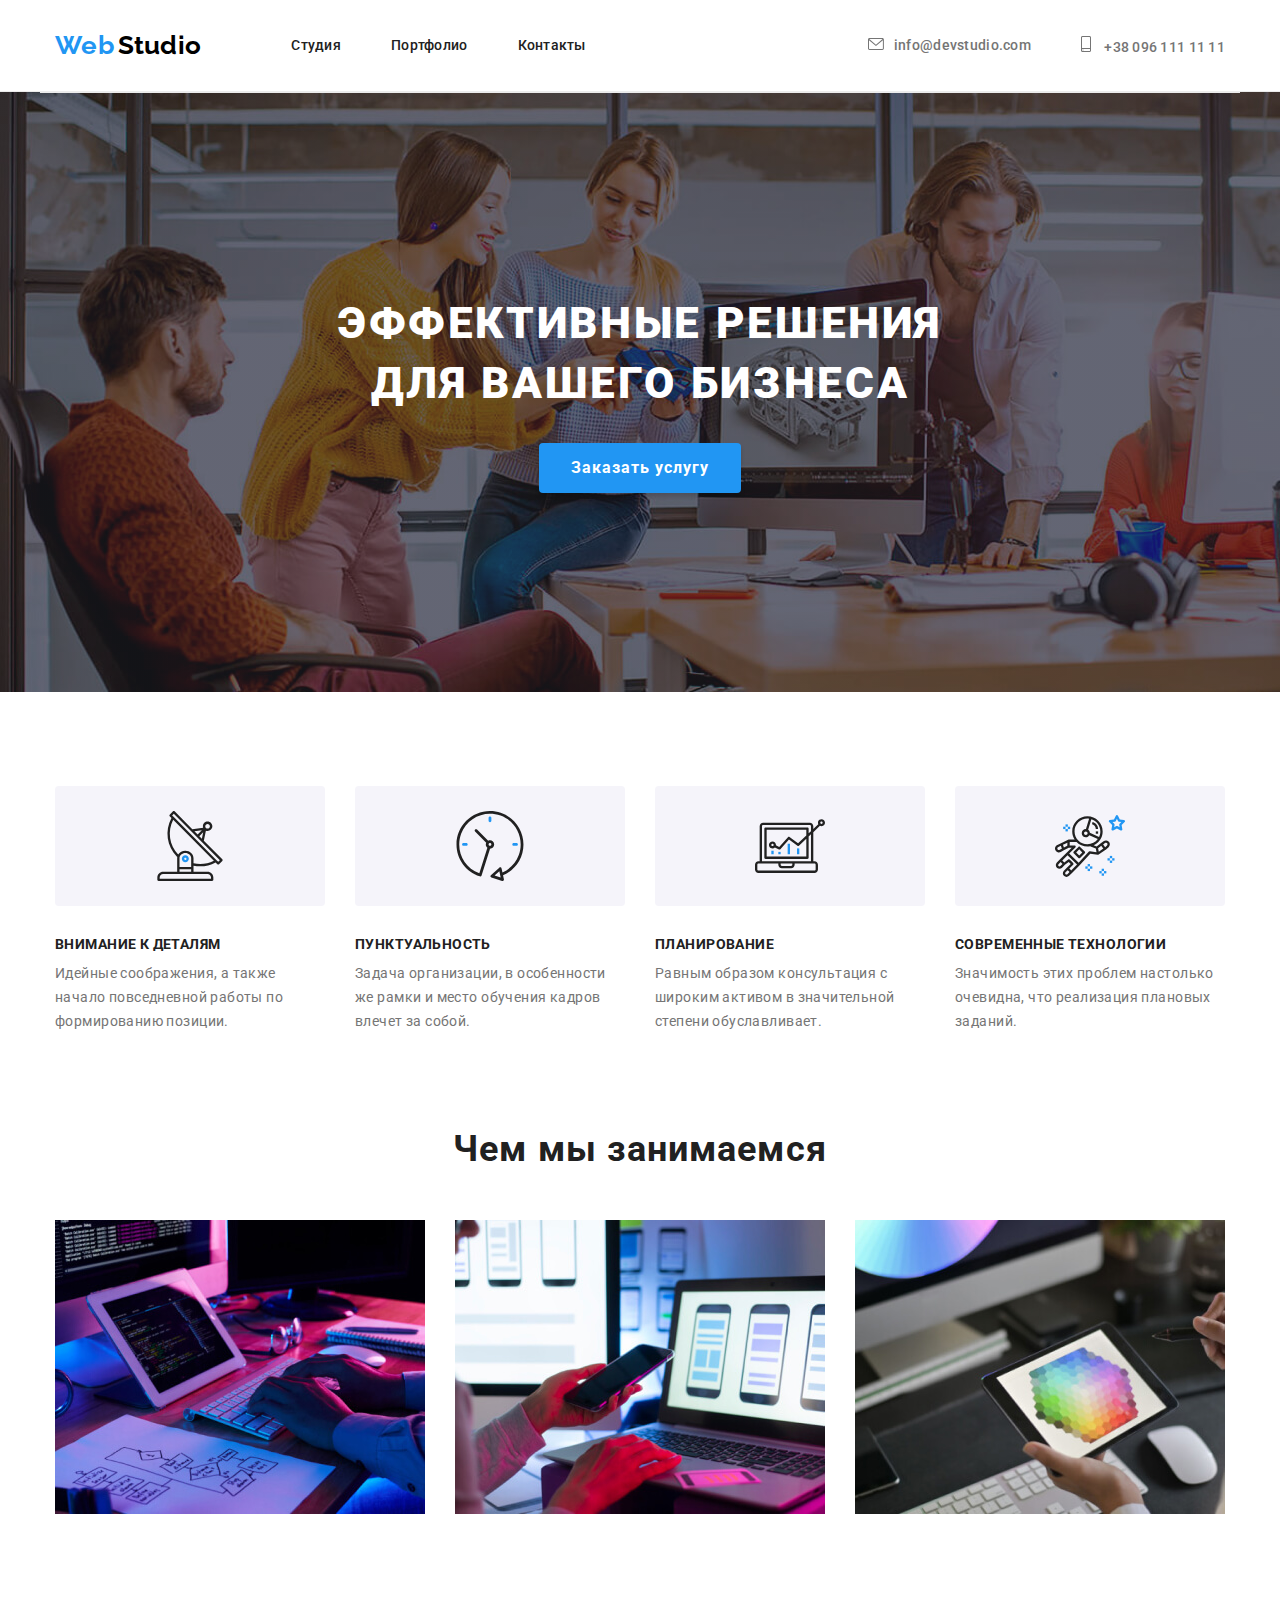
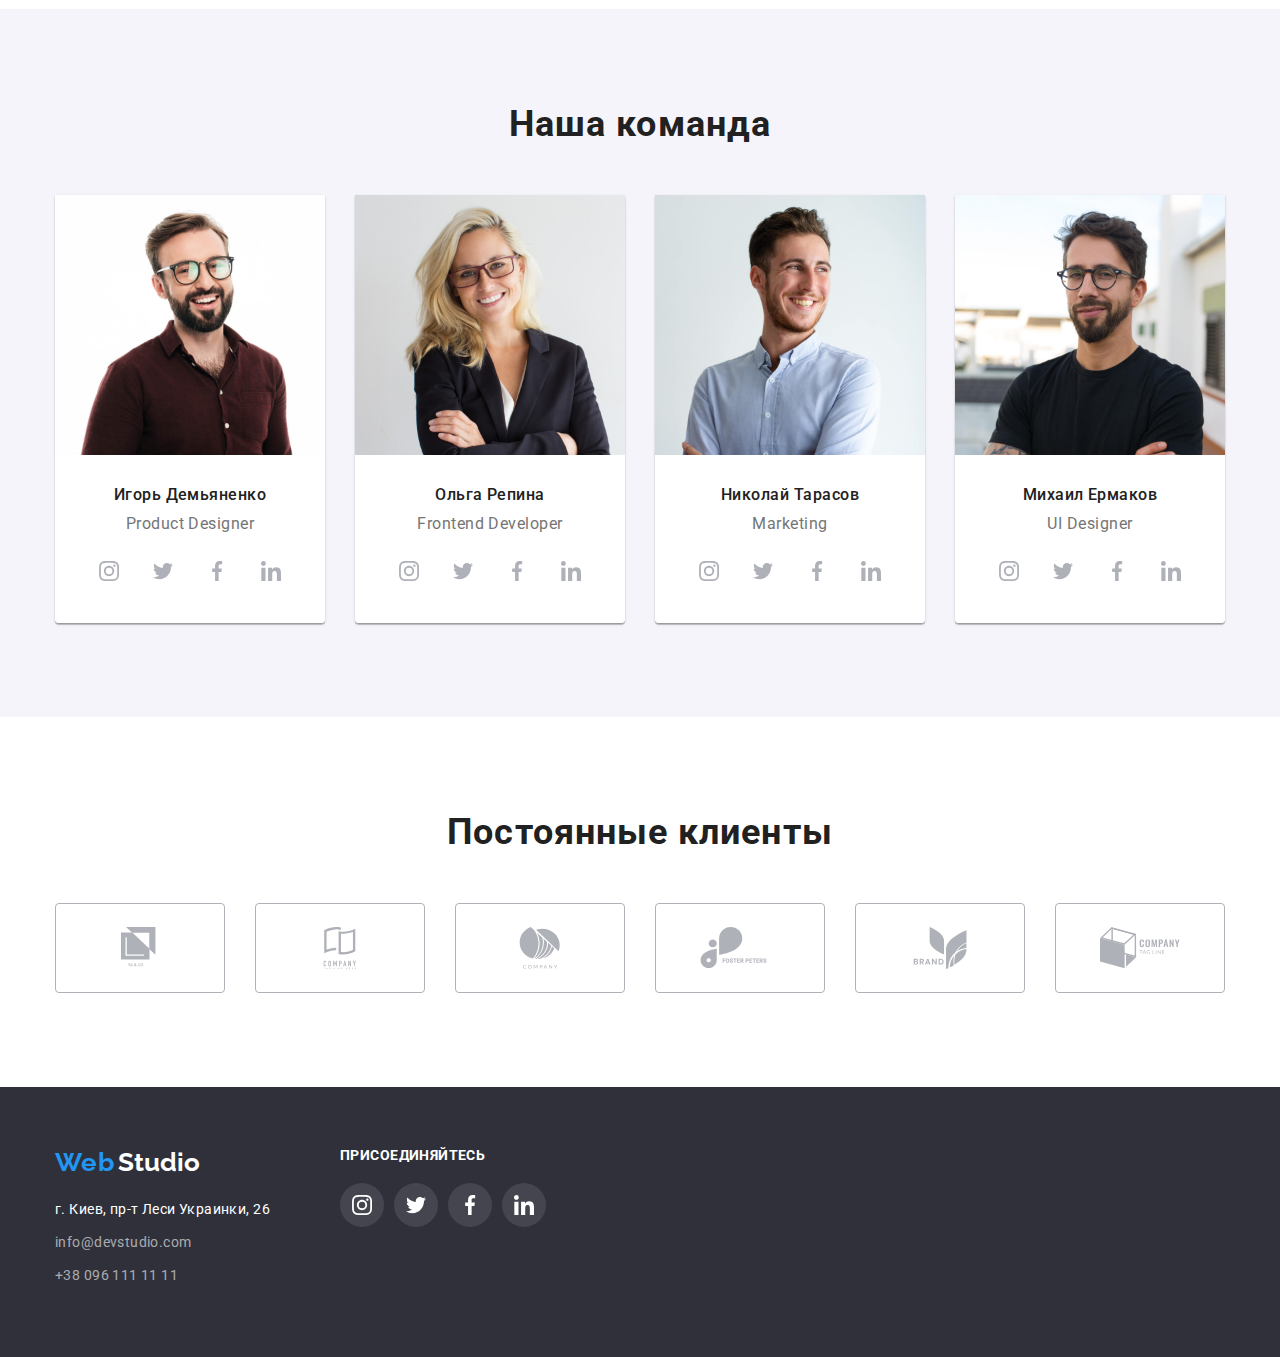
<file: index.html>
<!DOCTYPE html>
<html lang="ru">
<head>
    <meta charset="UTF-8">
    <meta name="viewport" content="width=device-width, initial-scale=1.0">
    <title>WebStudio</title>    
    <link href="https://fonts.googleapis.com/css2?family=Raleway:wght@700&family=Roboto:wght@400;500;700;900&display=swap" rel="stylesheet">
    <link rel="stylesheet" href="https://cdnjs.cloudflare.com/ajax/libs/modern-normalize/1.0.0/modern-normalize.css">
    <link rel="stylesheet" href="./css/styles.css">
</head>
<body>
    <header class="header">
        <!--Навигация страницы-->
        <div class="container">
            <nav class="nav">
                <a class="logo-link link" href="index.html" aria-label="логотип вебстудии">
                    <span class="logo">Web</span>
                    <span class="logo-color-header">Studio</span>
                </a>
                <ul class="nav-list list">
                    <li class="nav-list-item">
                        <a class="nav-list-link link" href="index.html">Студия</a>
                    </li>
                    <li class="nav-list-item">
                        <a class="nav-list-link link" href="./portfolio.html">Портфолио</a>
                    </li>
                    <li class="nav-list-item">
                        <a class="nav-list-link link" href="">Контакты</a>
                    </li>
                </ul>
                </nav>
                <!--Контактная инфо-->
                <address class="contact-list address">
                    <ul class="contact-list list">
                        <li class="contact-list-item">
                            <!-- <address class="contact-list address"> -->
                            <a class="contact-list-link link" href="mailto:info@devstudio.com">
                                <svg class="contact-svg" width="16" height="12">
                                    <use href="./images/sprite.svg#icon-envelope"></use>
                                </svg>info@devstudio.com
                            </a>
                            <!-- </address> -->
                        </li>
                        <li class="contact-list-item">
                            <!-- <address class="contact-list address"> -->
                            <a class="contact-list-link link" href="tel:+380961111111">
                                <svg class="contact-svg" width="10" height="16">
                                    <use href="./images/sprite.svg#icon-smartphone"></use>
                                </svg>
                                  +38 096 111 11 11
                            </a>
                            <!-- </address> -->
                        </li>
                    </ul>    
                </address>                
        </div>
    </header>
    <main>
        <!--Заглавная секция HERO-->
        <section class="hero">
            <div class="hero-main container">
                <h1 class="hero-title">Эффективные решения для вашего бизнеса</h1>
                <button class="btn">Заказать услугу</button>
            </div>
        </section>
        <!--Чем мы занимаемся-->
        <section>
            <div class="doing-container container">
                <ul class="doing-list list">
                    <li class="doing-list-item">
                        <p class="doind-list-head antenna">Внимание к деталям</p>
                        <p class="doing-list-text">Идейные соображения, а также начало повседневной работы по формированию позиции.</p>
                    </li>
                    <li class="doing-list-item">
                        <p class="doind-list-head clock">Пунктуальность</p>
                        <p class="doing-list-text">Задача организации, в особенности же рамки и место обучения кадров влечет за собой.</p>
                    </li>
                    <li class="doing-list-item">
                        <p class="doind-list-head diagram">Планирование</p>
                        <p class="doing-list-text">Равным образом консультация с широким активом в значительной степени обуславливает.</p>
                    </li>
                    <li class="doing-list-item">
                        <p class="doind-list-head astronaut">Современные технологии</p>
                        <p class="doing-list-text">Значимость этих проблем настолько очевидна, что реализация плановых заданий.</p>
                    </li>
                </ul>
            </div>
            <div class="works container">
                <h2 class="doing-head">Чем мы занимаемся</h2>
                <ul class="works-list list">
                    <li>
                        <img class="doing-list-text" src="./images/pc/box1.jpg" alt="набирает текст" width="370" height="294">
                    </li>
                    <li>
                        <img class="doing-list-text" src="./images/pc/box2.jpg" alt="смотрит с смартфон" width="370" height="294">
                    </li>
                    <li>
                        <img class="doing-list-text" src="./images/pc/box3.jpg" alt="подбирает цветовую палитру" width="370" height="294">
                    </li>
                </ul>
            </div>
        </section>
        <!--Команда-->
        <section class="team">
            <div class="team-section container">
                <h3 class="team-head">Наша команда</h3>
                <ul class="team-list list">
                    <li class="team-list-shadow">
                        <img src="./images/team/img.jpg" alt="Игорь Демьяненко" width="270" height="260">
                        <div class="team-list-item">
                            <h4 class="team-list-name">Игорь Демьяненко</h4>
                            <p class="team-list-work" lang="en">Product Designer</p>
                            <ul class="social-link list">
                                <li class="social-link-item">
                                  <a class="social-link-link" href="./portfolio.html">
                                    <svg class="social-link-svg" width="20" height="20">
                                      <use href="./images/sprite.svg#icon-instagram2"></use>
                                    </svg>
                                  </a>
                                </li>
                                <li class="social-link-item">
                                  <a class="social-link-link" href="./portfolio.html">
                                    <svg class="social-link-svg" width="20" height="20">
                                      <use href="./images/sprite.svg#icon-twitter2"></use>
                                    </svg>
                                  </a>
                                </li>
                                <li class="social-link-item">
                                  <a class="social-link-link" href="./portfolio.html">
                                    <svg class="social-link-svg" width="20" height="20">
                                      <use href="./images/sprite.svg#icon-facebook2"></use>
                                    </svg>
                                  </a>
                                </li>
                                <li class="social-link-item">
                                  <a class="social-link-link" href="./portfolio.html">
                                    <svg class="social-link-svg" width="20" height="20">
                                      <use href="./images/sprite.svg#icon-linkedin2"></use>
                                    </svg>
                                  </a>
                                </li>
                              </ul>
                        </div>
                    </li>
                    <li class="team-list-shadow">
                        <img src="./images/team/img-1.jpg" alt="Ольга Репина" width="270" height="260">
                        <div class="team-list-item">
                            <h4 class="team-list-name">Ольга Репина</h4>
                            <p class="team-list-work" lang="en">Frontend Developer</p>
                            <ul class="social-link list">
                                <li class="social-link-item">
                                  <a class="social-link-link" href="./portfolio.html">
                                    <svg class="social-link-svg" width="20" height="20">
                                      <use href="./images/sprite.svg#icon-instagram2"></use>
                                    </svg>
                                  </a>
                                </li>
                                <li class="social-link-item">
                                  <a class="social-link-link" href="./portfolio.html">
                                    <svg class="social-link-svg" width="20" height="20">
                                      <use href="./images/sprite.svg#icon-twitter2"></use>
                                    </svg>
                                  </a>
                                </li>
                                <li class="social-link-item">
                                  <a class="social-link-link" href="./portfolio.html">
                                    <svg class="social-link-svg" width="20" height="20">
                                      <use href="./images/sprite.svg#icon-facebook2"></use>
                                    </svg>
                                  </a>
                                </li>
                                <li class="social-link-item">
                                  <a class="social-link-link" href="./portfolio.html">
                                    <svg class="social-link-svg" width="20" height="20">
                                      <use href="./images/sprite.svg#icon-linkedin2"></use>
                                    </svg>
                                  </a>
                                </li>
                              </ul>
                        </div>
                    </li>
                    <li class="team-list-shadow">
                        <img src="./images/team/img-2.jpg" alt="Николай Тарасов" width="270" height="260">
                        <div class="team-list-item">
                            <h4 class="team-list-name">Николай Тарасов</h4>
                            <p class="team-list-work" lang="en">Marketing</p>
                            <ul class="social-link list">
                                <li class="social-link-item">
                                  <a class="social-link-link" href="./portfolio.html">
                                    <svg class="social-link-svg" width="20" height="20">
                                      <use href="./images/sprite.svg#icon-instagram2"></use>
                                    </svg>
                                  </a>
                                </li>
                                <li class="social-link-item">
                                  <a class="social-link-link" href="./portfolio.html">
                                    <svg class="social-link-svg" width="20" height="20">
                                      <use href="./images/sprite.svg#icon-twitter2"></use>
                                    </svg>
                                  </a>
                                </li>
                                <li class="social-link-item">
                                  <a class="social-link-link" href="./portfolio.html">
                                    <svg class="social-link-svg" width="20" height="20">
                                      <use href="./images/sprite.svg#icon-facebook2"></use>
                                    </svg>
                                  </a>
                                </li>
                                <li class="social-link-item">
                                  <a class="social-link-link" href="./portfolio.html">
                                    <svg class="social-link-svg" width="20" height="20">
                                      <use href="./images/sprite.svg#icon-linkedin2"></use>
                                    </svg>
                                  </a>
                                </li>
                              </ul>
                       </div>
                    </li>
                    <li class="team-list-shadow">
                        <img src="./images/team/img-3.jpg" alt="Михаил Ермаков" width="270" height="260">
                        <div class="team-list-item">
                            <h4 class="team-list-name">Михаил Ермаков</h4>
                            <p class="team-list-work" lang="en">UI Designer</p>
                            <ul class="social-link list">
                                <li class="social-link-item">
                                  <a class="social-link-link" href="./portfolio.html">
                                    <svg class="social-link-svg" width="20" height="20">
                                      <use href="./images/sprite.svg#icon-instagram2"></use>
                                    </svg>
                                  </a>
                                </li>
                                <li class="social-link-item">
                                  <a class="social-link-link" href="./portfolio.html">
                                    <svg class="social-link-svg" width="20" height="20">
                                      <use href="./images/sprite.svg#icon-twitter2"></use>
                                    </svg>
                                  </a>
                                </li>
                                <li class="social-link-item">
                                  <a class="social-link-link" href="./portfolio.html">
                                    <svg class="social-link-svg" width="20" height="20">
                                      <use href="./images/sprite.svg#icon-facebook2"></use>
                                    </svg>
                                  </a>
                                </li>
                                <li class="social-link-item">
                                  <a class="social-link-link" href="./portfolio.html">
                                    <svg class="social-link-svg" width="20" height="20">
                                      <use href="./images/sprite.svg#icon-linkedin2"></use>
                                    </svg>
                                  </a>
                                </li>
                              </ul>
                       </div>
                         </li>
                </ul>
            </div>            
        </section>
        <!--Постоянные клиенты-->
        <section class="regular-customers">
            <div class="customers container">
                <h5 class="customers-title">Постоянные клиенты</h5>
                <ul  class="customers-list list">
                    <li class="customers-list-item">
                        <a class="customers-link" href="#">
                            <svg class="customers-svg" width="80" height="42">
                                <use href="./images/sprite.svg#icon-logo1"></use>
                            </svg>
                        </a>
                    </li>
                    <li class="customers-list-item">
                        <a class="customers-link" href="#">
                            <svg class="customers-svg" width="80" height="42">
                                <use href="./images/sprite.svg#icon-logo2"></use>
                            </svg>
                        </a>
                    </li>
                    <li class="customers-list-item">
                        <a class="customers-link" href="#">
                            <svg class="customers-svg" width="80" height="42">
                                <use href="./images/sprite.svg#icon-logo3"></use>
                            </svg>
                        </a>
                    </li>
                    <li class="customers-list-item">
                        <a class="customers-link" href="#">
                            <svg class="customers-svg" width="80" height="42">
                                <use href="./images/sprite.svg#icon-logo4"></use>
                            </svg>
                        </a>
                    </li>
                    <li class="customers-list-item">
                        <a class="customers-link" href="#">
                            <svg class="customers-svg" width="80" height="42">
                                <use href="./images/sprite.svg#icon-logo5"></use>
                            </svg>
                        </a>
                    </li>
                    <li class="customers-list-item">
                        <a class="customers-link" href="#">
                            <svg class="customers-svg" width="80" height="42">
                                <use href="./images/sprite.svg#icon-logo6"></use>
                            </svg>
                        </a>
                    </li>
                </ul>
            </div>
        </section>
    </main>
<footer class="footer">
    <div class="footer-section container">
        <address class="address">
            <a class="logo-link link" href="index.html" aria-label="логотип вебстудии">
                <span class="logo">Web</span>
                <span class="logo-color-footer">Studio</span>
            </a>
            <ul class="footer-list list">
                <!--Где мы-->
                <li class="footer-list-item">
                    <a class="footer-list-link-location link" href="https://goo.gl/maps/w4gHtKu6riXwzQQv9" target="_blank">г. Киев, пр-т Леси Украинки, 26</a>
                </li>
                <!--Связаться-->
                <li class="footer-list-item">
                    <!-- <address class="address"> -->
                        <a class="footer-list-link link" href="mailto:info@devstudio.com">info@devstudio.com</a>
                    <!-- </address> -->
                </li>
                <li class="footer-list-item">
                    <!-- <address class="address"> -->
                        <a class="footer-list-link link" href="tel:+380961111111">+38 096 111 11 11</a>
                    <!-- </address> -->
                </li>
            </ul>
        </address>
        <div class="join">
            <h2 class="join-title">ПРИСОЕДИНЯЙТЕСЬ</h2>
            <ul class="join-list list">
              <li class="join-list-item">
                <a class="join-list-links" href="">
                  <svg class="social-join-instagram">
                    <use href="./images/sprite.svg#icon-instagram">
                    </use>
                  </svg>
                </a>
              </li>
              <li class="loin-list-item">
                <a class="join-list-links" href="">
                  <svg class="social-join-twitter">
                    <use href="./images/sprite.svg#icon-twitter">
                    </use>
                  </svg>
                </a>
              </li>
              <li class="loin-list-item">
                <a class="join-list-links" href="">
                  <svg class="social-join-facebook">
                    <use href="./images/sprite.svg#icon-facebook">
                    </use>
                  </svg>
                </a>
              </li>
              <li class="loin-list-item">
                <a class="join-list-links" href="">
                  <svg class="social-join-linkedin">
                    <use href="./images/sprite.svg#icon-linkedin">
                    </use>
                  </svg>
                </a>
              </li>
            </ul>
        </div>        
    </div>
</footer>
</body>
</html>
</file>
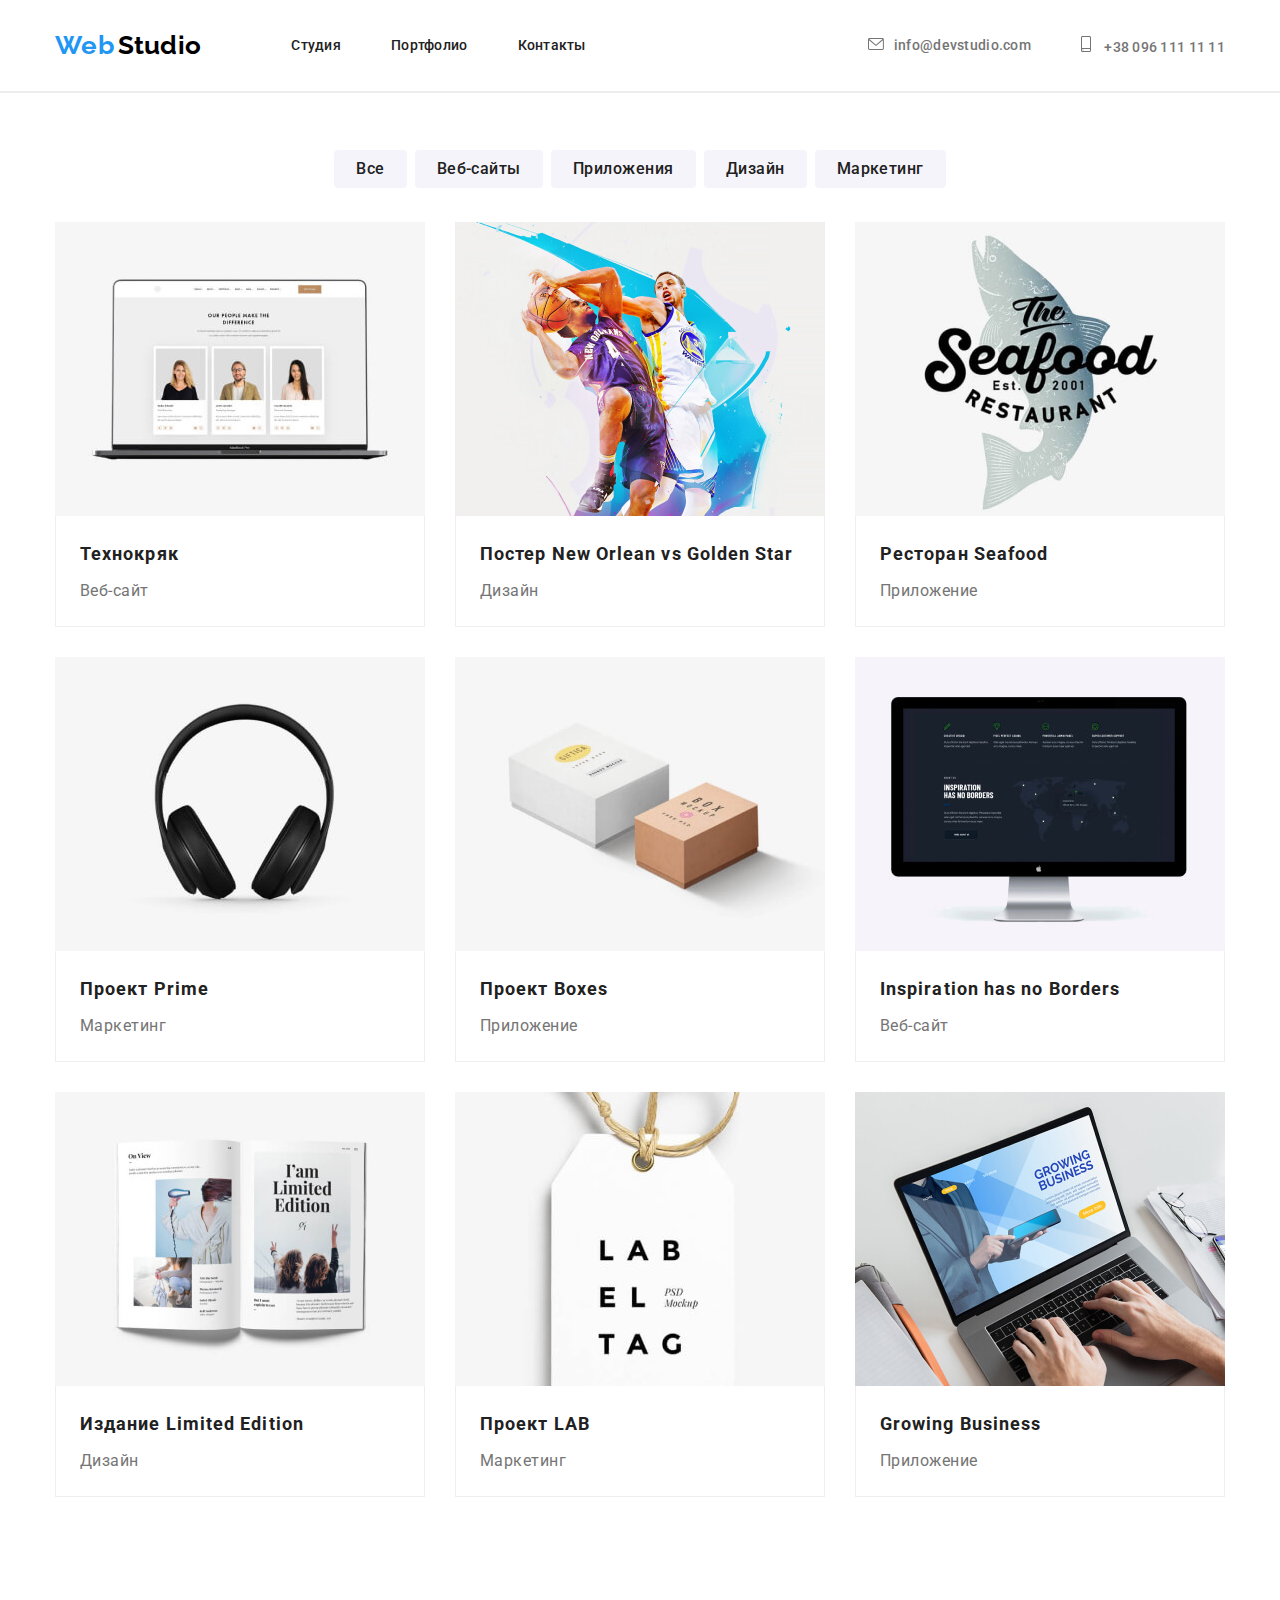
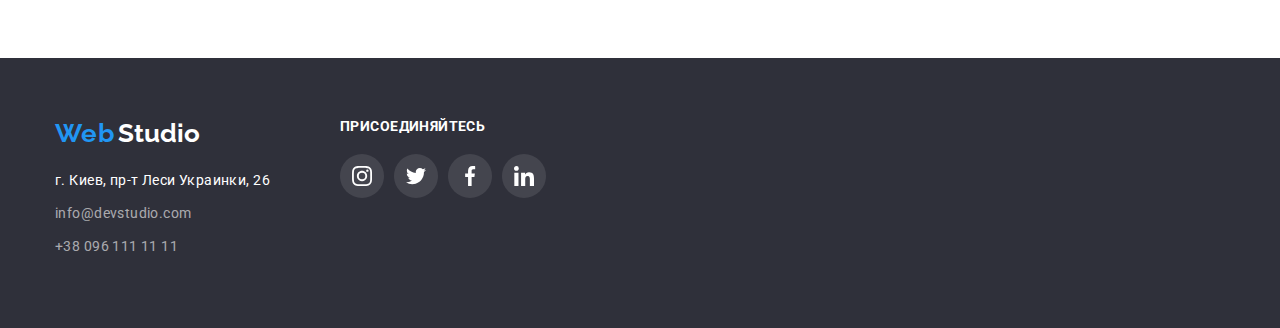
<file: portfolio.html>
<!DOCTYPE html>
<html lang="ru">
<head>
    <meta charset="UTF-8">
    <meta name="viewport" content="width=device-width, initial-scale=1.0">
    <title>Портфолио</title>
    <link rel="stylesheet" href="https://cdnjs.cloudflare.com/ajax/libs/modern-normalize/1.0.0/modern-normalize.css">
    <link href="https://fonts.googleapis.com/css2?family=Raleway:wght@700&family=Roboto:wght@400;500;700;900&display=swap" rel="stylesheet">
    <link rel="stylesheet" href="./css/styles.css">
</head>
<body>
    <header class="header">
        <!--Навигация страницы-->
        <div class="container">
            <nav class="nav">
                <a class="logo-link link" href="index.html" aria-label="логотип вебстудии">
                    <span class="logo">Web</span>
                    <span class="logo-color-header">Studio</span>
                </a>
                <ul class="nav-list list">
                    <li class="nav-list-item">
                        <a class="nav-list-link link" href="index.html">Студия</a>
                    </li>
                    <li class="nav-list-item">
                        <a class="nav-list-link link" href="./portfolio.html">Портфолио</a>
                    </li>
                    <li class="nav-list-item">
                        <a class="nav-list-link link" href="">Контакты</a>
                    </li>
                </ul>
                </nav>
                <!--Контактная инфо-->
                <address class="contact-list address">
                    <ul class="contact-list list">
                        <li class="contact-list-item">
                            <!-- <address class="contact-list address"> -->
                            <a class="contact-list-link link" href="mailto:info@devstudio.com">
                                <svg class="contact-svg" width="16" height="12">
                                    <use href="./images/sprite.svg#icon-envelope"></use>
                                </svg>info@devstudio.com
                            </a>
                            <!-- </address> -->
                        </li>
                        <li class="contact-list-item">
                            <!-- <address class="contact-list address"> -->
                            <a class="contact-list-link link" href="tel:+380961111111">
                                <svg class="contact-svg" width="10" height="16">
                                    <use href="./images/sprite.svg#icon-smartphone"></use>
                                </svg>
                                  +38 096 111 11 11
                            </a>
                            <!-- </address> -->
                        </li>
                    </ul>    
                </address>                
        </div>
    </header>
    <!--HERO-->
    <main>
        <h1 hidden>Портфолио</h1>
        <section>
            <!--портфолио-фильтр-->
            <div class="portfolio-btn-nav">
                <ul class="filter-list list">
                    <li class="portfolio-filter-list">
                        <button class="portfolio-btn" type="button">Все</button>
                    </li>
                    <li class="portfolio-filter-list">
                        <button class="portfolio-btn" type="button">Веб-сайты</button>
                    </li>
                    <li class="portfolio-filter-list">
                        <button class="portfolio-btn" type="button">Приложения</button>
                    </li>
                    <li class="portfolio-filter-list">
                        <button class="portfolio-btn" type="button">Дизайн</button>
                    </li>
                    <li class="portfolio-filter-list">
                        <button class="portfolio-btn" type="button">Маркетинг</button>
                    </li>
                </ul>
            </div>
            <!--портфолио-выбор-->
            <div class="portfolio-img-nav">
                <ul class="portfolio-img-list container list">
                    <li class="portfolio-img-list-item">
                        <div class="portfolio-projects">
                            <a class="link" href="http://www.google.com" target="_blank">
                                <img src="./images/portfolio/img1.jpg" alt="ноутбук с картинками" width="370" height="294">
                                <div class="projects">
                                    <h2 class="portfolio-title">Технокряк</h2>
                                    <p class="portfolio-subtitle">Веб-сайт</p>                        
                                </div>
                            </a>
                        </div>                        
                    </li>
                    <li class="portfolio-img-list-item">
                        <div class="portfolio-projects">
                            <a class="link" href="http://www.google.com" target="_blank">
                                <img src="./images/portfolio/img2.jpg" alt="два баксетболиста с мячом" width="370" height="294">
                                <div class="projects">
                                    <h2 class="portfolio-title">Постер <span lang="en">New Orlean vs Golden Star</span></h2>
                                    <p class="portfolio-subtitle">Дизайн</p>
                                </div>                            
                            </a>
                        </div>                        
                    </li>
                    <li class="portfolio-img-list-item">
                        <div class="portfolio-projects">
                            <a class="link" href="http://www.google.com" target="_blank">
                                <img src="./images/portfolio/img3.jpg" alt="логотип ресторана морская еда" width="370" height="294">
                                <div class="projects">
                                    <h2 class="portfolio-title">Ресторан <span lang="en">Seafood</span></h2>
                                    <p class="portfolio-subtitle">Приложение</p>
                                </div>                            
                            </a>
                        </div>
                        
                    </li>
                    <li class="portfolio-img-list-item">
                        <div class="portfolio-projects">
                            <a class="link" href="http://www.google.com" target="_blank">
                                <img src="./images/portfolio/img4.jpg" alt="изображение наушников" width="370" height="294">
                                <div class="projects">
                                    <h2 class="portfolio-title">Проект <span lang="en">Prime</span></h2>
                                    <p class="portfolio-subtitle">Маркетинг</p>
                                </div>                            
                            </a>
                        </div>                        
                    </li>
                    <li class="portfolio-img-list-item">
                        <div class="portfolio-projects">
                            <a class="link" href="http://www.google.com" target="_blank">
                                <img src="./images/portfolio/img5.jpg" alt="две коробочки" width="370" height="294">
                                <div class="projects">
                                    <h2 class="portfolio-title">Проект <span lang="en">Boxes</span></h2>
                                    <p class="portfolio-subtitle">Приложение</p>
                                </div>                            
                            </a>
                        </div>                        
                    </li>
                    <li class="portfolio-img-list-item">
                        <div class="portfolio-projects">
                            <a class="link" href="http://www.google.com" target="_blank">
                                <img src="./images/portfolio/img6.jpg" alt="монитор компьютера" width="370" height="294">
                                <div class="projects">
                                    <h2 class="portfolio-title" lang="en" >Inspiration has no Borders</h2>
                                    <p class="portfolio-subtitle">Веб-сайт</p>
                                </div>                            
                            </a>
                        </div>                        
                    </li>
                    <li class="portfolio-img-list-item">
                        <div class="portfolio-projects">
                            <a class="link" href="http://www.google.com" target="_blank">
                                <img src="./images/portfolio/img7.jpg" alt="развернутый журнал" width="370" height="294">
                                <div class="projects">
                                    <h2 class="portfolio-title">Издание <span lang="en">Limited Edition</span></h2>
                                    <p class="portfolio-subtitle">Дизайн</p>
                                </div>                            
                            </a>
                        </div>                        
                    </li>
                    <li class="portfolio-img-list-item">
                        <div class="portfolio-projects">
                            <a class="link" href="http://www.google.com" target="_blank">
                                <img src="./images/portfolio/img8.jpg" alt="бирка с названием проэкта" width="370" height="294">
                                <div class="projects">
                                    <h2 class="portfolio-title">Проект <span lang="en">LAB</span></h2>
                                    <p class="portfolio-subtitle">Маркетинг</p>
                                </div>                            
                            </a>
                        </div>                        
                    </li>
                    <li class="portfolio-img-list-item">
                        <div class="portfolio-projects">
                            <a class="link" href="http://www.google.com" target="_blank">
                                <img src="./images/portfolio/img9.jpg" alt="руки набирают текст на клавиатуре" width="370" height="294">
                                <div class="projects">
                                    <h2 class="portfolio-title" lang="en">Growing Business</h2>
                                    <p class="portfolio-subtitle">Приложение</p>
                                </div>                            
                            </a>
                        </div>                        
                    </li>
                </ul>
            </div>
        </section>       
    </main>
    <!--footer-->
    <footer class="footer">
        <div class="footer-section container">
            <address class="address">
                <a class="logo-link link" href="index.html" aria-label="логотип вебстудии">
                    <span class="logo">Web</span>
                    <span class="logo-color-footer">Studio</span>
                </a>
                <ul class="footer-list list">
                    <!--Где мы-->
                    <li class="footer-list-item">
                        <a class="footer-list-link-location link" href="https://goo.gl/maps/w4gHtKu6riXwzQQv9" target="_blank">г. Киев, пр-т Леси Украинки, 26</a>
                    </li>
                    <!--Связаться-->
                    <li class="footer-list-item">
                        <!-- <address class="address"> -->
                            <a class="footer-list-link link" href="mailto:info@devstudio.com">info@devstudio.com</a>
                        <!-- </address> -->
                    </li>
                    <li class="footer-list-item">
                        <!-- <address class="address"> -->
                            <a class="footer-list-link link" href="tel:+380961111111">+38 096 111 11 11</a>
                        <!-- </address> -->
                    </li>
                </ul>
            </address>
            <div class="join">
                <h2 class="join-title">ПРИСОЕДИНЯЙТЕСЬ</h2>
                <ul class="join-list list">
                  <li class="join-list-item">
                    <a class="join-list-links" href="">
                      <svg class="social-join-instagram">
                        <use href="./images/sprite.svg#icon-instagram">
                        </use>
                      </svg>
                    </a>
                  </li>
                  <li class="loin-list-item">
                    <a class="join-list-links" href="">
                      <svg class="social-join-twitter">
                        <use href="./images/sprite.svg#icon-twitter">
                        </use>
                      </svg>
                    </a>
                  </li>
                  <li class="loin-list-item">
                    <a class="join-list-links" href="">
                      <svg class="social-join-facebook">
                        <use href="./images/sprite.svg#icon-facebook">
                        </use>
                      </svg>
                    </a>
                  </li>
                  <li class="loin-list-item">
                    <a class="join-list-links" href="">
                      <svg class="social-join-linkedin">
                        <use href="./images/sprite.svg#icon-linkedin">
                        </use>
                      </svg>
                    </a>
                  </li>
                </ul>
            </div>        
        </div>
    </footer>
</body>
</html>
</file>
<file: css/styles.css>
:root {
    --accent-color: #2196F3;
    --main-font: 'Roboto', sans-serif;
    --secondary-font: 'Raleway', sans-serif;
    --title-color: #212121;
    --subtitle-color: #757575;
}
  
body {
    font-family: var(--main-font);
    font-style: normal;
    /* background color подсветка белых букв*/
    /* background-color: #E5E5E5; */
}

*,
*::before,
*::after {
  margin: 0;
  padding: 0;
}

img {
    display: block;
}
  
.list {
    list-style: none;
}
  
.link {
    text-decoration: none;
}
  
.address {
    font-style: normal;
}
    
.container {
    width: 1200px;
    padding: 0 15px;
    margin: 0 auto;
}

/*  ============ COMPONENTS  ============ */
.logo {
    font-family: var(--secondary-font);
    font-style: normal;
    font-weight: 700;
    font-size: 26px;
    line-height: 1.192;
    letter-spacing: 0.03em;
    color: var(--accent-color);
}

.logo-color-header {
    font-family: var(--secondary-font);
    font-style: normal;
    font-weight: 700;
    font-size: 26px;
    color: #000000;
}

.btn:hover,
.btn:focus {
    background: #188ce8;
    color: #fff;
    /* color: var(--title-color); */
}

.btn {
    font-family: var(--main-font);
    font-style: normal;
    font-weight: 700;
    font-size: 16px;
    line-height: 1.875;
    letter-spacing: 0.06em;
    color: #FFFFFF;
    padding: 10px 32px;
    cursor: pointer;
    border: none;
    outline: none;
    
    min-width: 200px;
    height: 50px;
    background: #2196f3;
    box-shadow: 0px 4px 4px rgba(0, 0, 0, 0.15);
    border-radius: 4px;
}
/*  ============ END COMPONENTS  ============ */
  
/*  ============ HEADER  ============ */
.header {
    padding: 30px 0;
    border-bottom: 1px solid #ececec;
}

/* ======================================ПРОВЕРИТЬ 1 */
.header .address {
    margin-left: auto;
}

.header .contact-list-item:not(:last-child) {
    margin-right: 50px;
}

.header .container {
    display: flex;
    align-items: center;
}

.logo-link {
    margin-right: 90px;
}

.nav-list {
    display: flex;
}

.contact-list {
    display: flex;
    align-items: center;
}

.nav-list-item:not(:last-child) {
    margin-right: 50px;
}

.nav {
    font-style: normal;
    font-weight: 500;
    font-size: 14px;
    line-height: 1.143;
    letter-spacing: 0.02em;

    display: flex;
    align-items: center;
}

.nav-list-link:hover,
.nav-list-link:focus {
color: var(--accent-color);
}

.nav-list-link {
    font-style: normal;
    font-weight: 500;
    font-size: 14px;
    line-height: 1.143;
    letter-spacing: 0.02em;
    color: var(--title-color);
}

.contact-list {
    font-style: normal;
    font-weight: 500;
    font-size: 14px;
    line-height: 1.143;
    letter-spacing: 0.02em;
    color: var(--subtitle-color);
}

.contact-list-link {
    color: var(--subtitle-color);
}

.contact-list-link:hover,
.contact-list-link:focus {
color: var(--accent-color);
}

.contact-svg {
    margin-right: 10px;
}

.contact-list-link:hover .contact-svg {
    --color1: var(--accent-color);
    --color3: var(--accent-color);
}

/*  ============ END HEADER  ============ */
   
/*  ============ MAIN  ============ */
.hero {
    height: 600px;
    max-width: 1600px;
    margin-left: auto;
    margin-right: auto;
    background-image: linear-gradient(
        to right,
        rgba(47, 48, 58, 0.4),
        rgba(47, 48, 58, 0.4)
      ),
      url('../images/hero/hero.jpg');
  
    background-color: #c4c4c4;
}

.hero-title {
    font-style: normal;
    font-weight: 900;
    font-size: 44px;
    line-height: 1.364;
    text-align: center;
    letter-spacing: 0.06em;
    text-transform: uppercase;
    color: #FFFFFF;

    margin-bottom: 30px;
    margin-left: auto;
    margin-right: auto;
    width: 696px;
    height: 120px;
}

.doind-list-head {
    font-style: normal;
    font-weight: 700;
    font-size: 14px;
    line-height: 1.143;
    letter-spacing: 0.03em;
    text-transform: uppercase;
    color: var(--title-color);

    margin-bottom: 10px;
}

.doing-list-text {
    font-style: normal;
    font-weight: 400;
    font-size: 14px;
    line-height: 1.714;
    letter-spacing: 0.03em;
    color: #757575;
}

.team-head,
.doing-head {
    font-style: normal;
    font-weight: 700;
    font-size: 36px;
    line-height: 1.167;
    text-align: center;
    letter-spacing: 0.03em;
    color: var(--title-color);

    margin-bottom: 50px;
}

.team-list-name {
    font-weight: 500;
    font-size: 16px;
    line-height: 1.187;
    letter-spacing: 0.03em;
    color: var(--title-color);
}
  
.team-list-work {
    font-family: var(--main-font);
    font-style: normal;
    font-weight: 400;
    font-size: 16px;
    line-height: 1.187;
    letter-spacing: 0.03em;
    color: var(--subtitle-color);
}

.team-list-shadow {
    box-shadow: 0px 1px 3px rgba(0, 0, 0, 0.12), 0px 1px 1px rgba(0, 0, 0, 0.14),
    0px 2px 1px rgba(0, 0, 0, 0.2);
  border-radius: 0px 0px 4px 4px;
  overflow: hidden;
}

.hero-main {
    text-align: center;
    padding-top: 200px;
    padding-left: 235px;
    padding-right: 235px;
    padding-bottom: 280px;
    border-top: 1px solid #ececec;
}

/*  ============ DOING  ============ */
.doind-list-head::before {
    display: block;
    content: '';
    margin-bottom: 30px;
    height: 120px;
    background-color: #f5f4fa;
    border-radius: 4px;
    background-position: center;
    background-repeat: no-repeat;
    background-size: 70px;
}
  
.antenna::before {
    background-image: url(../images/svg/targets/antenna.svg);
}
  
.clock::before {
    background-image: url(../images/svg/targets/clock.svg);
}
  
.diagram::before {
    background-image: url(../images/svg/targets/diagram.svg);
}
  
.astronaut::before {
    background-image: url(../images/svg/targets/astronaut.svg);
}
/*  ============ DOING +  ============ */

.doing-container {
    padding-top: 94px;
    padding-bottom: 94px;
}

.doing-list {
    display: flex;
}

.doing-list-item {
    width: 270px;
}

.doing-list-item:not(:last-child) {
    margin-right: 30px;
}

.works {
    padding-bottom: 95px;
    text-align: center;
}

.works-list {
    display: flex;
    justify-content: space-between;
}

.team {
    background: #F5F4FA;
}

.team-section {
    padding-top: 94px;
    padding-bottom: 94px;
    text-align: center;
    /* background: #F5F4FA; */
}

.team-list {
    display: flex;
    justify-content: space-between;
}

.team-list-item {
    padding: 30px 32px;
    background-color: #fff;
}
.team-block {
    padding: 30px 32px;
    background-color: #fff;
}

.team-list-name {
    margin-bottom: 10px;
}

.social-link {
    display: flex;
    justify-content: space-between;
}
  
.social-link-link {
    display: flex;
    justify-content: center;
    align-items: center;
    width: 44px;
    height: 44px;
    border-radius: 50%;
    margin-top: 16px;
    color: #fff;
}
  
.social-link-link:hover,
.social-link-link:focus {
    background-color: var(--accent-color);
}
  
.social-link-link:hover .social-link-svg,
.social-link-link:focus .social-link-svg {
    --color1: #fff;
    --color2: #fff;
}
/*  ============ CUSTOMERS  ============ */
.customers-title {
    font-weight: 700;
    font-size: 36px;
    line-height: 1.167;
    letter-spacing: 0.03em;
  
    color: var(--title-color);
    margin-bottom: 50px;
}
  
.customers {
    padding-top: 94px;
    padding-bottom: 94px;
    text-align: center;
}

.customers-list {
    display: flex;
    justify-content: space-between;
    margin-top: 50px;
}

.customers-link {
    display: flex;
    justify-content: center;
    align-items: center;
    width: 170px;
    height: 90px;
    border: 1px solid #afb1b8;
    border: 1px solid #AFB1B8;
    box-sizing: border-box;
    border-radius: 4px;
}
  
.customers-link:hover {
    border-color: var(--accent-color);
}
  
.customers-link:hover .customers-svg {
    --color1: var(--accent-color);
    --color5: var(--accent-color);
}

/*  ============ END CUSTOMERS  ============ */

/*  ============ END MAIN  ============ */

/*  ============ MAIN PORTFOLIO  ============ */
.filter-list {
    font-weight: 500;
    font-size: 16px;
    line-height: 1.625;
    text-align: center;
    letter-spacing: 0.03em;
    color: var(--title-color);
    font-style: normal;

    display: flex;
    justify-content: center;
}

.portfolio-works {
    font-style: normal;
    font-weight: 700;
    font-size: 18px;
    line-height: 2;
    letter-spacing: 0.06em;
    color: var(--title-color);
}

.portfolio-projects:hover {
    box-shadow: 0px 1px 1px rgba(0, 0, 0, 0.12), 0px 4px 4px rgba(0, 0, 0, 0.06),
      1px 4px 6px rgba(0, 0, 0, 0.16);
}

.portfolio-title {
    font-style: normal;
    font-weight: 700;
    font-size: 18px;
    line-height: 2;
    letter-spacing: 0.06em;
    color: var(--title-color);

    margin-bottom: 4px;
}

.portfolio-subtitle {
font-style: normal;
font-weight: 400;
font-size: 16px;
line-height: 1.875;
letter-spacing: 0.03em;
color: var(--subtitle-color);
}

.portfolio-btn-nav {
    padding-top: 57px;
    border-top: 1px solid #ececec;
}

.portfolio-filter-list:not(:last-child) {
    margin-right: 8px;
}

.portfolio-btn:hover,
.portfolio-btn:focus {
    color: #ffffff;
    background-color: var(--accent-color);
}

.portfolio-btn {
    font-style: normal;
    font-weight: 500;
    font-size: 16px;
    line-height: 1.625;
    text-align: center;
    letter-spacing: 0.03em;
    color: var(--title-color);

    background: #F5F4FA;
    border-radius: 4px;
    padding: 6px 22px;
    border: none;
}

.portfolio-img-nav {
    padding-top: 34px;
    padding-bottom: 131px;
}

.portfolio-img-list {
    display: flex;
    flex-wrap: wrap;
}

.portfolio-img-list-item:not(:nth-child(3n + 3)) {
    margin-right: 30px;
    margin-bottom: 30px;
}

.projects {
    padding: 20px 24px;
    border-left: 1px solid #eeeeee;
    border-right: 1px solid #eeeeee;
    border-bottom: 1px solid #eeeeee;
}

/*  ============ END MAIN PORTFOLIO  ============ */

/*  ============ FOOTER  ============ */
.footer-list {
    margin-top: 20px;
    margin-right: 70px;
}

.footer-list-item {
    margin-bottom: 9px;
}

.footer-list-link-location {
    font-style: normal;
    font-weight: 400;
    font-size: 14px;
    line-height: 1.714;
    letter-spacing: 0.03em;
    color: #FFFFFF;
}

.footer-list-link {
    font-style: normal;
    font-weight: 400;
    font-size: 14px;
    line-height: 1.714;
    letter-spacing: 0.03em;
    color: rgba(255, 255, 255, 0.6);
}

.footer {
    background: #2f303a;
}

.footer-section {
    display: flex;
    padding-top: 60px;
    padding-bottom: 60px;
}

.logo-color-footer {
    font-family: var(--secondary-font);
    font-style: normal;
    font-weight: 700;
    font-size: 26px;
    color: #FFFFFF;
}

/*  ============Footer Social  ============ */
.join-title {
    font-style: normal;
    text-transform: uppercase;
    font-weight: bold;
    font-size: 14px;
    line-height: 16px;
    letter-spacing: 0.03em;
    color: #fff;
}

.join-list {
    margin-top: 20px;
    display: flex;
    justify-content: space-between;
}
  
.join-list-links {
    display: flex;
    justify-content: center;
    align-items: center;
    height: 44px;
    width: 44px;
    background-color: rgba(255, 255, 255, 0.1);
    border-radius: 50%;
    margin-right: 10px;
}
  
.join-list-links:hover {
    background-color: var(--accent-color);
}
  
.social-join-instagram {
    width: 20px;
    height: 20px;
    fill: #fff;
}
  
.social-join-twitter {
    width: 20px;
    height: 20px;
    fill: #fff;
}
  
.social-join-facebook {
    width: 20px;
    height: 20px;
    fill: #fff;
}
.social-join-linkedin {
    width: 20px;
    height: 20px;
    fill: #fff;
}
  
/*  ============ END Footer Social  ============ */




/* .footer-list-link-location:hover,
.footer-list-link-location:focus,
.footer-list-link:hover,
.footer-list-link:focus {
color: var(--accent-color);
} */
/*  ============ END FOOTER  ============ */
</file>
